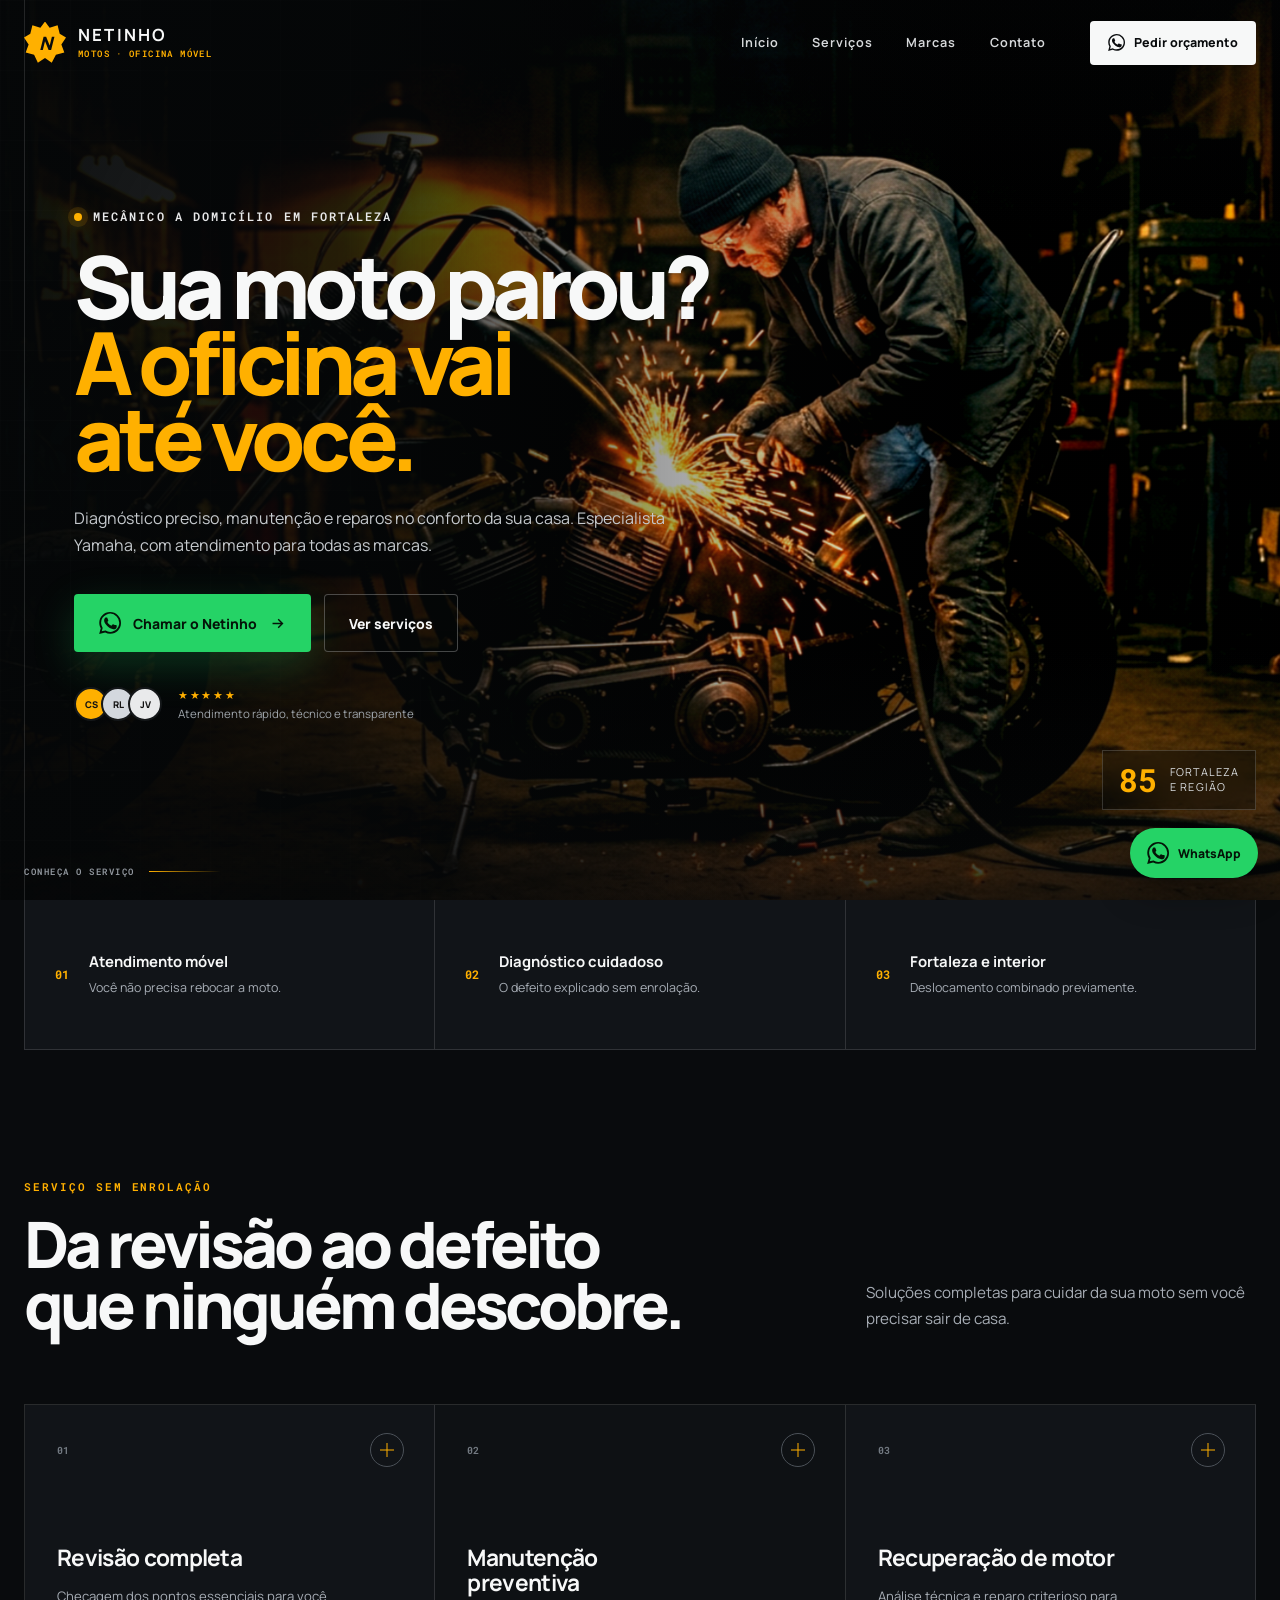
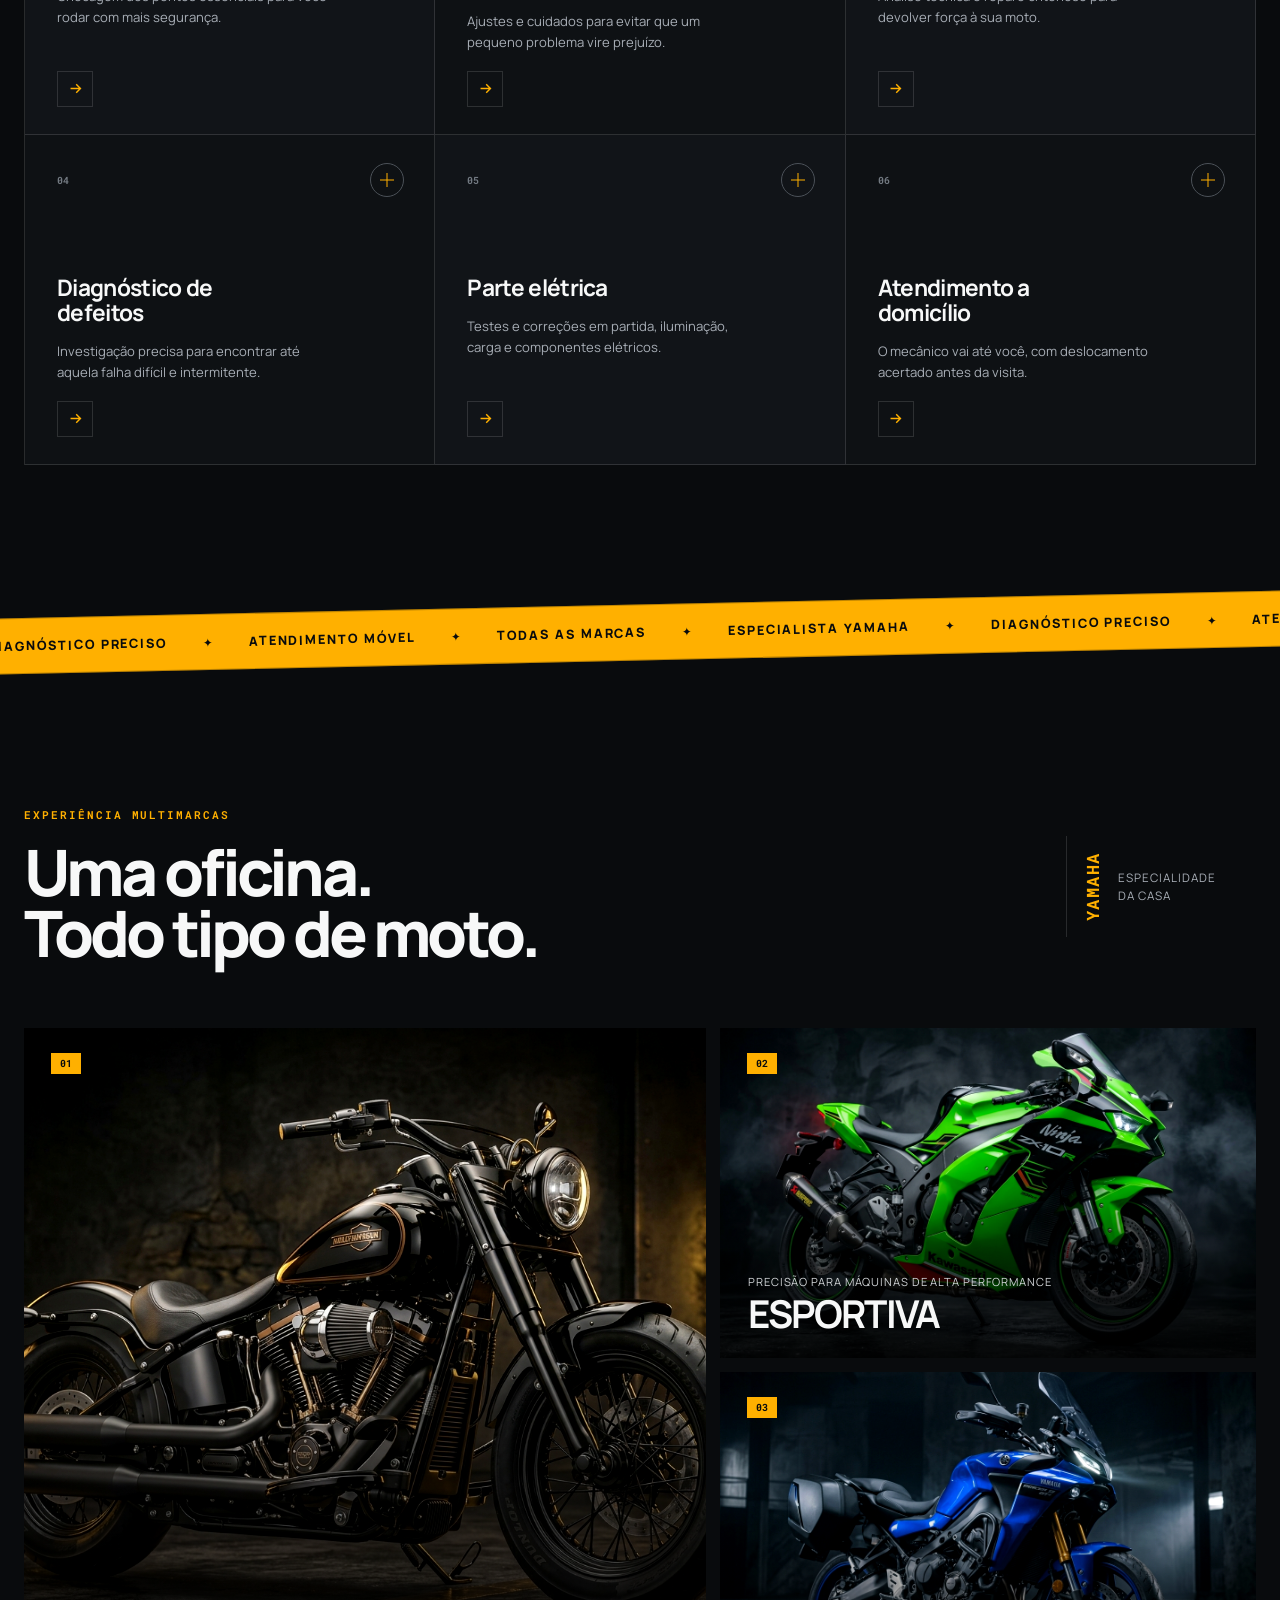
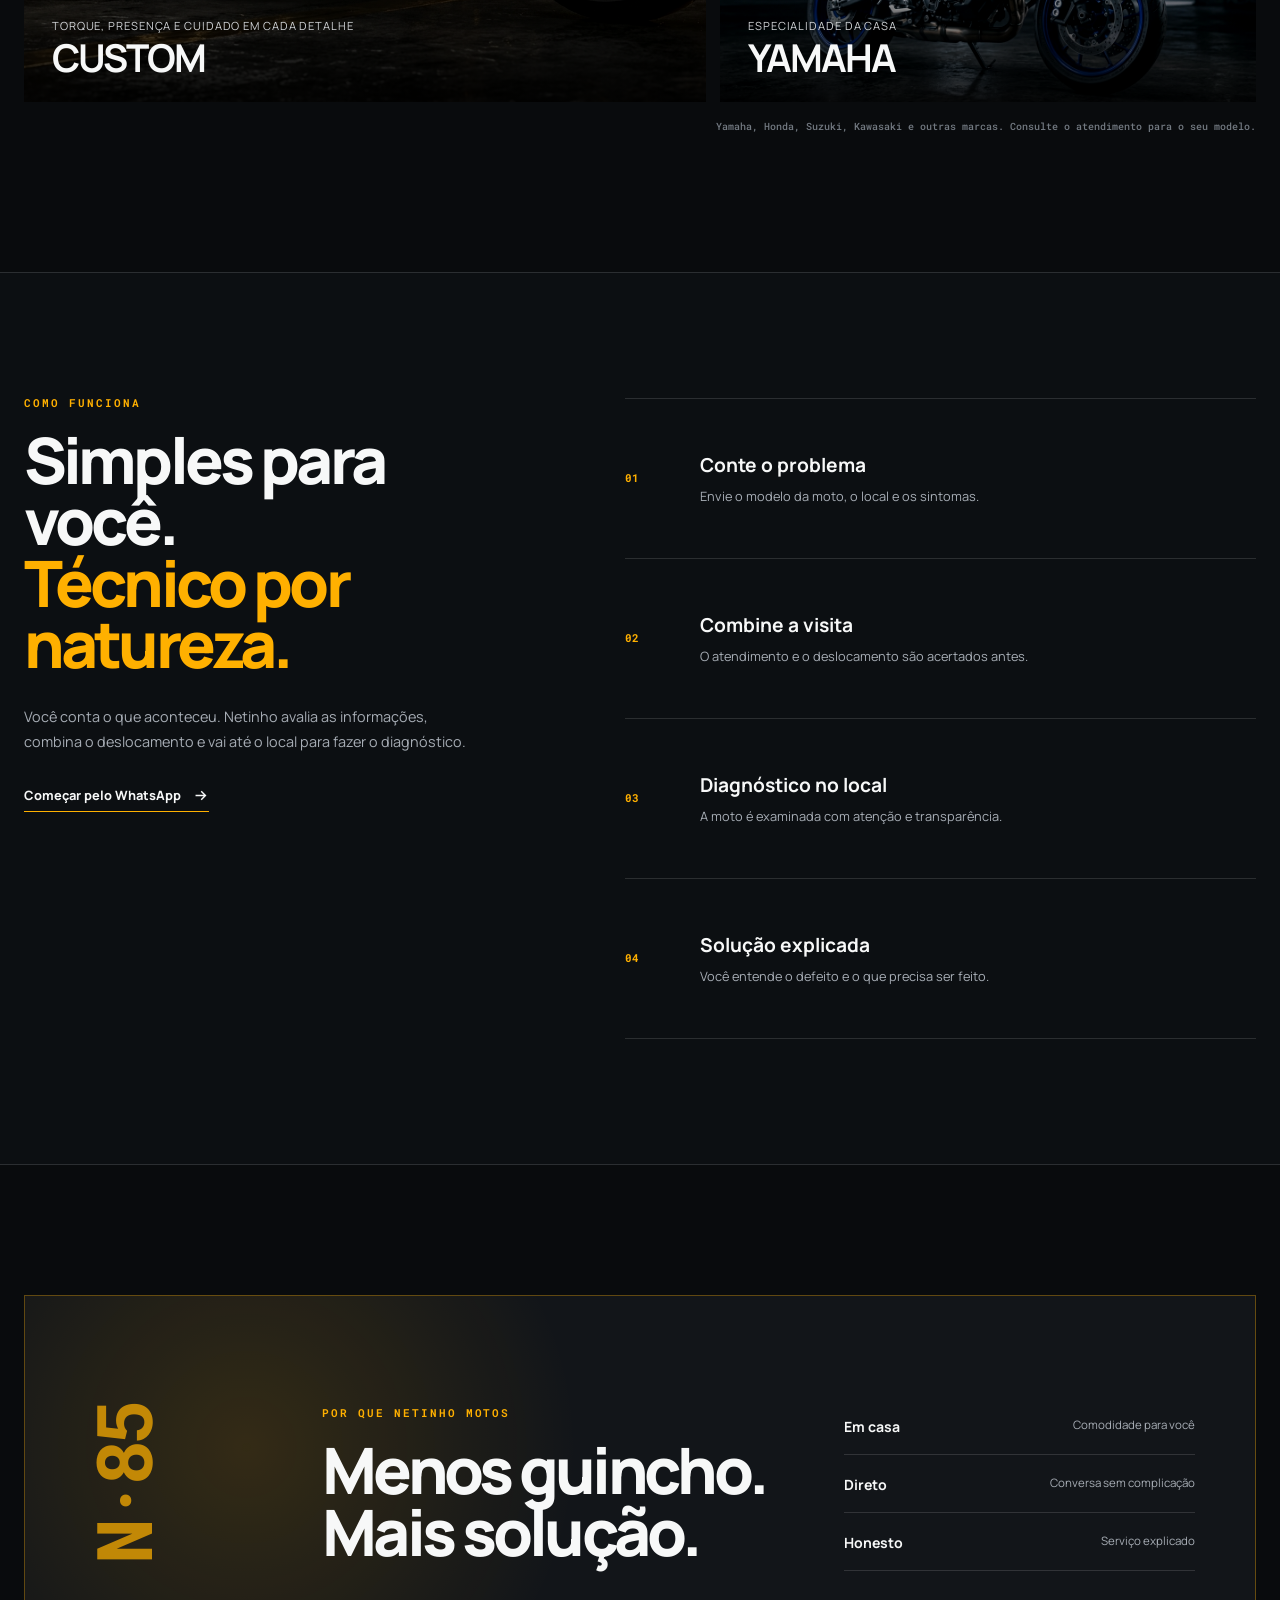
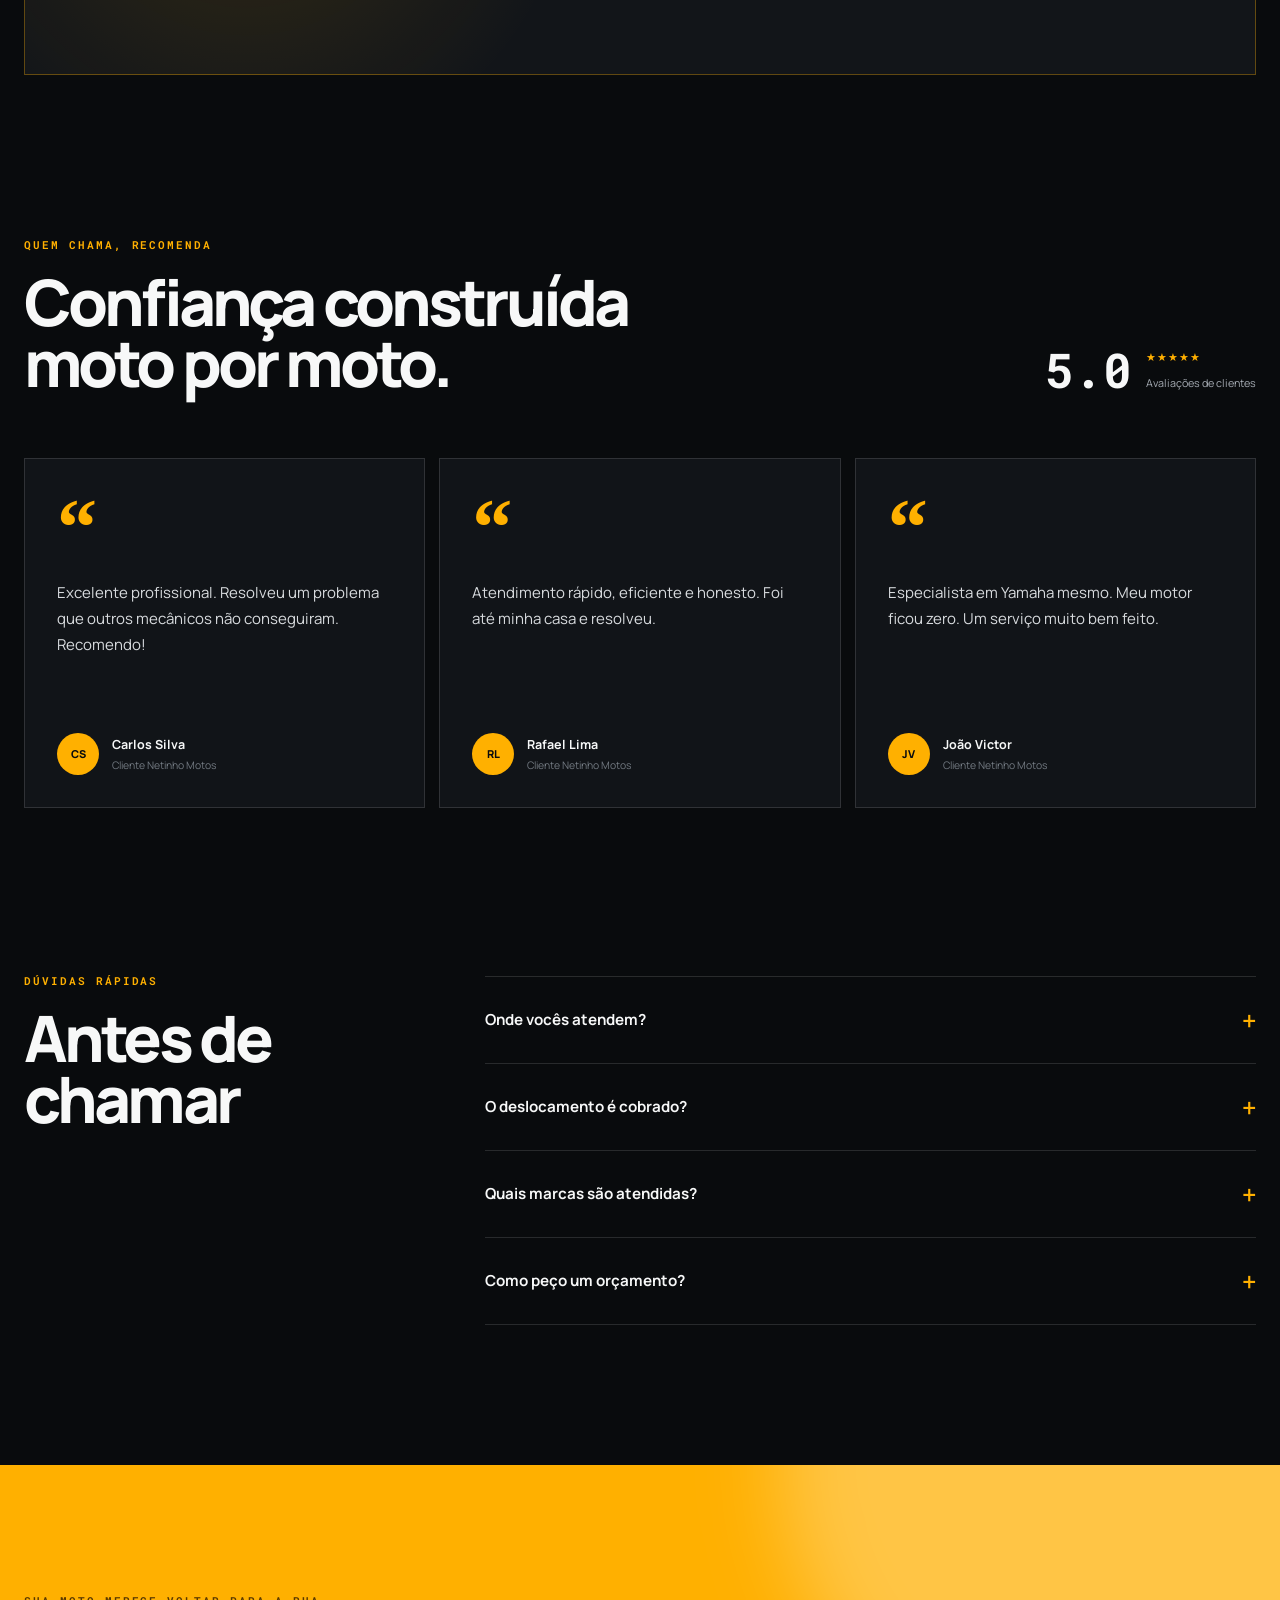
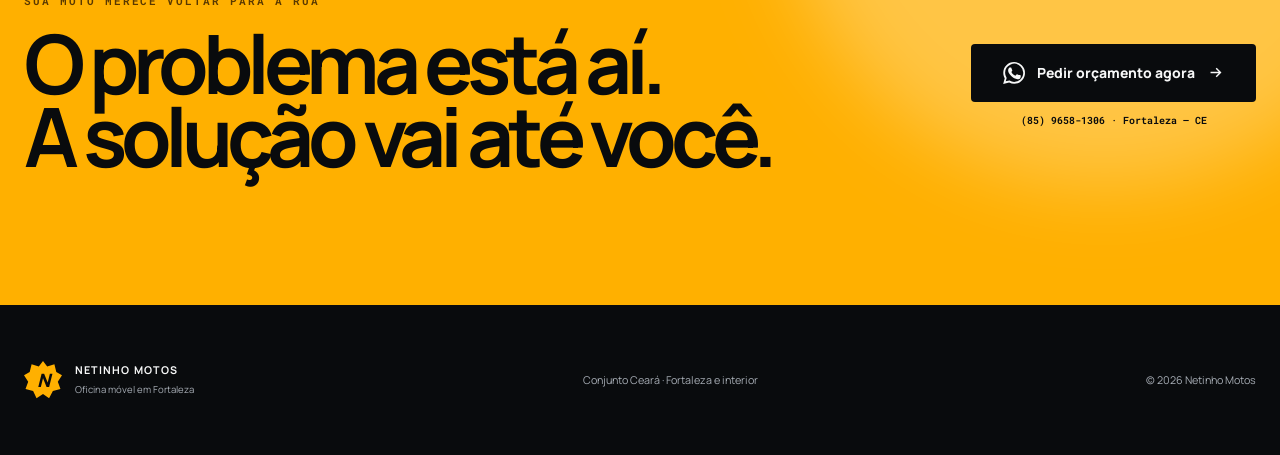
<file: index.html>
<!doctype html>
<html lang="pt-BR">
<head>
  <meta charset="utf-8">
  <meta name="viewport" content="width=device-width, initial-scale=1">
  <meta name="description" content="Conserto e manutenção de motos a domicílio em Fortaleza e interior. Especialista Yamaha e atendimento para todas as marcas.">
  <meta name="theme-color" content="#090b0d">
  <title>Netinho Motos | Mecânico a Domicílio em Fortaleza</title>
  <link rel="preconnect" href="https://fonts.googleapis.com">
  <link rel="preconnect" href="https://fonts.gstatic.com" crossorigin>
  <link href="https://fonts.googleapis.com/css2?family=Manrope:wght@400;500;600;700;800&family=Roboto+Mono:wght@500;600;700;800&display=swap" rel="stylesheet">
  <style>
:root {
  --font-geist-sans: "Manrope", "Segoe UI", Arial, sans-serif;
  --font-geist-mono: "Roboto Mono", Consolas, monospace;
  --ink: #090b0d;
  --panel: #111418;
  --panel-2: #171b20;
  --line: rgba(255, 255, 255, 0.13);
  --soft: #a7adb5;
  --white: #f7f8f8;
  --acid: #ffb000;
  --acid-hot: #ff7a00;
  --whatsapp: #25d366;
  --max: 1240px;
}

* { box-sizing: border-box; }
html { scroll-behavior: smooth; scroll-padding-top: 88px; }
body { margin: 0; background: var(--ink); color: var(--white); font-family: var(--font-geist-sans), Arial, sans-serif; overflow-x: hidden; }
a { color: inherit; }

.site-header {
  position: fixed; z-index: 100; top: 0; left: 0; right: 0; height: 86px;
  display: flex; align-items: center; gap: 44px;
  padding: 0 max(24px, calc((100vw - var(--max)) / 2));
  border-bottom: 1px solid transparent;
  transition: background .3s ease, border-color .3s ease, height .3s ease;
}
.site-header.is-scrolled { height: 72px; background: rgba(9, 11, 13, .88); border-color: var(--line); backdrop-filter: blur(18px); }
.brand { display: inline-flex; align-items: center; gap: 12px; text-decoration: none; flex: 0 0 auto; }
.brand-mark {
  width: 42px; aspect-ratio: 1; display: grid; place-items: center; color: #090b0d; background: var(--acid);
  clip-path: polygon(50% 0,61% 15%,80% 9%,85% 29%,100% 38%,89% 55%,96% 74%,76% 79%,66% 98%,50% 87%,33% 98%,24% 79%,4% 74%,11% 55%,0 38%,15% 29%,20% 9%,39% 15%);
}
.brand-bolt { font-size: 1.15rem; font-weight: 950; font-style: italic; }
.brand-copy { display: flex; flex-direction: column; line-height: 1; }
.brand-copy strong { font-size: 1.05rem; letter-spacing: .13em; }
.brand-copy span { margin-top: 6px; color: var(--acid); font: 600 .54rem/1 var(--font-geist-mono); letter-spacing: .16em; }
.nav-links { display: flex; align-items: center; gap: 34px; margin-left: auto; }
.nav-links a { color: #d6d8da; font-size: .79rem; font-weight: 650; text-decoration: none; letter-spacing: .07em; transition: color .2s ease; }
.nav-links a:hover { color: var(--acid); }
.header-cta {
  display: inline-flex; align-items: center; gap: 9px; min-height: 44px; padding: 0 18px;
  background: var(--white); color: var(--ink); border-radius: 4px; text-decoration: none;
  font-size: .78rem; font-weight: 780; transition: transform .2s ease, background .2s ease;
}
.header-cta:hover { transform: translateY(-2px); background: var(--acid); }
.header-cta .icon { fill: currentColor; }
.menu-toggle { display: none; }

.hero { position: relative; min-height: 100svh; isolation: isolate; display: grid; align-items: center; overflow: hidden; background: #0b0c0e; }
.hero-photo {
  position: absolute; z-index: -4; inset: 0;
  background: url("hero-mechanic.jpg") center 54% / cover no-repeat;
  filter: brightness(1.24) contrast(1.12) saturate(1.34);
  transform: scale(1.012); animation: hero-focus 1.5s cubic-bezier(.2,.75,.2,1) both;
}
.hero-wash {
  position: absolute; z-index: -3; inset: 0;
  background: linear-gradient(90deg, rgba(5,7,8,.96) 0%, rgba(5,7,8,.87) 27%, rgba(5,7,8,.42) 49%, rgba(5,7,8,.04) 76%),
    linear-gradient(180deg, rgba(5,7,8,.4) 0%, transparent 25%, transparent 72%, rgba(5,7,8,.85) 100%);
}
.hero-grid {
  position: absolute; z-index: -2; inset: 0; opacity: .12;
  background-image: linear-gradient(rgba(255,255,255,.08) 1px, transparent 1px), linear-gradient(90deg, rgba(255,255,255,.08) 1px, transparent 1px);
  background-size: 70px 70px; mask-image: linear-gradient(90deg, #000, transparent 62%);
}
.hero::after { content: ""; position: absolute; left: max(24px, calc((100vw - var(--max)) / 2)); top: 0; bottom: 0; width: 1px; background: rgba(255,255,255,.12); }
.hero-content { width: min(760px, calc(100vw - 48px)); margin-left: max(24px, calc((100vw - var(--max)) / 2)); padding: 148px 0 116px 50px; }
.eyebrow { display: flex; align-items: center; gap: 11px; margin-bottom: 26px; color: #e8e9ea; font: 600 .72rem/1 var(--font-geist-mono); text-transform: uppercase; letter-spacing: .18em; }
.live-dot { width: 8px; aspect-ratio: 1; border-radius: 999px; background: var(--acid); box-shadow: 0 0 0 6px rgba(255,176,0,.12), 0 0 22px rgba(255,176,0,.8); }
.hero-title { max-width: 780px; margin: 0; color: var(--white); font-size: clamp(3.7rem, 6.8vw, 7.35rem); font-weight: 900; line-height: .87; letter-spacing: -.068em; text-wrap: balance; }
.hero-title span { display: block; color: var(--acid); }
.hero-lead { max-width: 610px; margin: 30px 0 0; color: #c5c9cd; font-size: clamp(1rem, 1.25vw, 1.17rem); line-height: 1.68; }
.hero-actions { display: flex; align-items: center; gap: 13px; margin-top: 35px; }
.button {
  min-height: 58px; display: inline-flex; align-items: center; justify-content: center; gap: 12px; padding: 0 24px;
  border: 1px solid transparent; border-radius: 4px; text-decoration: none; font-size: .87rem; font-weight: 780;
  transition: transform .2s ease, box-shadow .2s ease, background .2s ease;
}
.button:hover { transform: translateY(-3px); }
.button-primary { background: var(--whatsapp); color: #041408; box-shadow: 0 14px 42px rgba(37,211,102,.22); }
.button-primary:hover { box-shadow: 0 18px 50px rgba(37,211,102,.35); }
.button-ghost { border-color: rgba(255,255,255,.26); background: rgba(8,10,11,.36); backdrop-filter: blur(10px); }
.button-ghost:hover { background: rgba(255,255,255,.09); }
.icon { width: 22px; height: 22px; fill: currentColor; flex: 0 0 auto; }
.icon-small { width: 17px; height: 17px; }
.hero-proof { display: flex; align-items: center; gap: 16px; margin-top: 35px; }
.proof-avatars { display: flex; }
.proof-avatars span { width: 34px; height: 34px; display: grid; place-items: center; margin-left: -7px; border: 2px solid #141719; border-radius: 50%; color: #131313; background: #e9eaeb; font-size: .58rem; font-weight: 850; }
.proof-avatars span:first-child { margin-left: 0; background: var(--acid); }
.proof-avatars span:nth-child(2) { background: #d3d8de; }
.proof-stars { color: var(--acid); font-size: .68rem; letter-spacing: .16em; }
.hero-proof p { margin: 4px 0 0; color: #9da3a9; font-size: .72rem; }
.hero-side-note { position: absolute; right: max(24px, calc((100vw - var(--max)) / 2)); bottom: 90px; display: flex; align-items: center; gap: 13px; padding: 13px 16px; border: 1px solid rgba(255,255,255,.17); background: rgba(8,10,11,.44); backdrop-filter: blur(12px); }
.hero-side-note span { color: var(--acid); font: 800 2rem/1 var(--font-geist-mono); }
.hero-side-note p { margin: 0; color: #d9dcdf; font-size: .68rem; line-height: 1.35; text-transform: uppercase; letter-spacing: .1em; }
.scroll-cue { position: absolute; left: max(24px, calc((100vw - var(--max)) / 2)); bottom: 24px; display: flex; align-items: center; gap: 14px; color: #92989f; text-decoration: none; font: 600 .59rem/1 var(--font-geist-mono); text-transform: uppercase; letter-spacing: .16em; }
.scroll-cue i { width: 72px; height: 1px; background: linear-gradient(90deg, var(--acid), transparent); }
.reveal-in { opacity: 0; transform: translateY(20px); animation: reveal .75s cubic-bezier(.2,.8,.2,1) forwards; }
.delay-1 { animation-delay: .12s; }.delay-2 { animation-delay: .24s; }.delay-3 { animation-delay: .36s; }.delay-4 { animation-delay: .48s; }

.trust-rail { width: min(var(--max), calc(100% - 48px)); margin: -1px auto 0; display: grid; grid-template-columns: repeat(3, 1fr); border-left: 1px solid var(--line); border-bottom: 1px solid var(--line); background: var(--panel); }
.trust-rail article { min-height: 150px; display: flex; align-items: center; gap: 20px; padding: 30px; border-top: 1px solid var(--line); border-right: 1px solid var(--line); }
.rail-number { color: var(--acid); font: 700 .72rem/1 var(--font-geist-mono); }
.trust-rail strong { display: block; font-size: .93rem; }
.trust-rail p { margin: 8px 0 0; color: var(--soft); font-size: .78rem; line-height: 1.5; }
.section-shell { width: min(var(--max), calc(100% - 48px)); margin-inline: auto; }
.section-kicker { margin: 0 0 20px; color: var(--acid); font: 650 .68rem/1 var(--font-geist-mono); text-transform: uppercase; letter-spacing: .18em; }
.section-heading { display: flex; align-items: end; justify-content: space-between; gap: 50px; }
.section-heading h2, .process-copy h2, .manifesto-panel h2, .faq-title h2 { margin: 0; font-size: clamp(2.6rem, 5vw, 5.2rem); font-weight: 850; line-height: .96; letter-spacing: -.06em; }
.section-intro { max-width: 390px; margin: 0 0 4px; color: var(--soft); font-size: .95rem; line-height: 1.7; }

[data-reveal] { opacity: 0; transform: translateY(28px); transition: opacity .75s cubic-bezier(.2,.75,.2,1), transform .75s cubic-bezier(.2,.75,.2,1); }
[data-reveal].is-visible { opacity: 1; transform: translateY(0); }

.services-section { padding: 132px 0 140px; }
.services-grid { display: grid; grid-template-columns: repeat(3, 1fr); margin-top: 68px; border-left: 1px solid var(--line); border-top: 1px solid var(--line); }
.service-card { position: relative; min-height: 330px; padding: 32px; overflow: hidden; border-right: 1px solid var(--line); border-bottom: 1px solid var(--line); background: var(--panel); transition: background .3s ease, transform .3s ease; }
.service-card:nth-child(even) { background: #0e1114; }
.service-card::before { content: ""; position: absolute; inset: auto 0 0; height: 3px; background: var(--acid); transform: scaleX(0); transform-origin: left; transition: transform .35s ease; }
.service-card:hover { z-index: 2; background: #1a1e22; transform: translateY(-7px); }
.service-card:hover::before { transform: scaleX(1); }
.service-number { color: #737a82; font: 650 .65rem/1 var(--font-geist-mono); }
.service-symbol { position: absolute; right: 30px; top: 28px; width: 34px; height: 34px; border: 1px solid #4b5158; border-radius: 50%; }
.service-symbol i:first-child, .service-symbol i:last-child { position: absolute; left: 50%; top: 50%; width: 14px; height: 1px; background: var(--acid); transform: translate(-50%,-50%); }
.service-symbol i:last-child { transform: translate(-50%,-50%) rotate(90deg); }
.service-card h3 { max-width: 240px; margin: 86px 0 16px; font-size: 1.42rem; line-height: 1.1; letter-spacing: -.03em; }
.service-card p { max-width: 280px; margin: 0; color: var(--soft); font-size: .82rem; line-height: 1.65; }
.service-card > a { position: absolute; left: 32px; bottom: 27px; width: 36px; height: 36px; display: grid; place-items: center; border: 1px solid var(--line); color: var(--acid); transition: color .2s ease, border-color .2s ease; }
.service-card > a:hover { color: var(--white); border-color: var(--acid); }

.marquee { overflow: hidden; border-block: 1px solid rgba(0,0,0,.25); background: var(--acid); color: var(--ink); transform: rotate(-1.25deg) scale(1.02); }
.marquee div { min-width: max-content; display: flex; align-items: center; gap: 35px; padding: 18px 0; animation: marquee-run 26s linear infinite; }
.marquee span { font-size: .78rem; font-weight: 900; letter-spacing: .14em; }
.marquee i { font-style: normal; font-size: .72rem; }

.bikes-section { padding: 150px 0 138px; }
.bikes-heading { align-items: center; }
.heading-tag { min-width: 190px; display: flex; align-items: center; gap: 16px; padding: 16px 0 16px 18px; border-left: 1px solid var(--line); }
.heading-tag span { color: var(--acid); font: 800 1.05rem/1 var(--font-geist-mono); letter-spacing: .09em; writing-mode: vertical-rl; transform: rotate(180deg); }
.heading-tag p { margin: 0; color: var(--soft); font-size: .73rem; line-height: 1.55; text-transform: uppercase; letter-spacing: .09em; }
.bikes-grid { display: grid; grid-template-columns: 1.12fr .88fr; grid-template-rows: repeat(2, 330px); gap: 14px; margin-top: 64px; }
.bike-card { position: relative; min-height: 0; overflow: hidden; background: var(--panel-2); }
.bike-card.custom { grid-row: 1 / 3; }
.bike-card img { width: 100%; height: 100%; display: block; object-fit: cover; filter: contrast(1.06) saturate(1.08); transition: transform .8s cubic-bezier(.2,.75,.2,1), filter .5s ease; }
.bike-card.custom img { object-position: center; }
.bike-card:hover img { transform: scale(1.045); filter: contrast(1.1) saturate(1.25); }
.bike-shade { position: absolute; inset: 0; background: linear-gradient(180deg, transparent 42%, rgba(0,0,0,.88) 100%); }
.bike-card::after { content: ""; position: absolute; inset: 14px; border: 1px solid transparent; transition: border-color .35s ease; pointer-events: none; }
.bike-card:hover::after { border-color: rgba(255,255,255,.25); }
.bike-index { position: absolute; top: 25px; left: 27px; padding: 6px 9px; color: var(--ink); background: var(--acid); font: 800 .62rem/1 var(--font-geist-mono); }
.bike-copy { position: absolute; left: 28px; right: 28px; bottom: 26px; }
.bike-copy p { margin: 0 0 8px; color: #d0d3d6; font-size: .7rem; text-transform: uppercase; letter-spacing: .08em; }
.bike-copy h3 { margin: 0; font-size: clamp(2rem, 3vw, 3.35rem); line-height: .9; text-transform: uppercase; letter-spacing: -.05em; }
.brand-note { margin: 18px 0 0; color: #737a82; font: 500 .61rem/1.5 var(--font-geist-mono); text-align: right; }

.process-section { border-block: 1px solid var(--line); background: #0c0f12; }
.process-inner { display: grid; grid-template-columns: .9fr 1.1fr; gap: 85px; padding-block: 125px; }
.process-copy { align-self: start; position: sticky; top: 110px; }
.process-copy h2 span { color: var(--acid); }
.process-copy > p:not(.section-kicker) { max-width: 460px; margin: 30px 0 0; color: var(--soft); font-size: .9rem; line-height: 1.72; }
.text-link { display: inline-flex; align-items: center; gap: 11px; margin-top: 32px; padding-bottom: 7px; border-bottom: 1px solid var(--acid); color: var(--white); font-size: .8rem; font-weight: 750; text-decoration: none; }
.process-list { margin: 0; padding: 0; list-style: none; border-top: 1px solid var(--line); }
.process-list li { min-height: 160px; display: grid; grid-template-columns: 75px 1fr; align-items: center; border-bottom: 1px solid var(--line); }
.process-list li > span { color: var(--acid); font: 750 .66rem/1 var(--font-geist-mono); }
.process-list strong { font-size: 1.2rem; }
.process-list p { margin: 9px 0 0; color: var(--soft); font-size: .8rem; line-height: 1.5; }

.manifesto { padding: 130px 0; }
.manifesto-panel { min-height: 380px; display: grid; grid-template-columns: .45fr 1.1fr .8fr; align-items: center; gap: 40px; padding: 60px; border: 1px solid rgba(255,176,0,.33); background: radial-gradient(circle at 18% 40%, rgba(255,176,0,.14), transparent 32%), #121519; }
.manifesto-code { color: var(--acid); font: 850 clamp(3rem, 6vw, 6rem)/1 var(--font-geist-mono); letter-spacing: -.08em; writing-mode: vertical-rl; transform: rotate(180deg); opacity: .72; }
.manifesto-points { display: grid; gap: 2px; }
.manifesto-points p { display: flex; justify-content: space-between; gap: 20px; margin: 0; padding: 18px 0; border-bottom: 1px solid var(--line); }
.manifesto-points strong { font-size: .88rem; }.manifesto-points span { color: var(--soft); font-size: .72rem; text-align: right; }

.testimonials { padding: 35px 0 138px; }
.rating-lockup { display: grid; grid-template-columns: auto auto; align-items: center; column-gap: 14px; }
.rating-lockup strong { grid-row: 1 / 3; color: var(--white); font: 800 3rem/1 var(--font-geist-mono); }
.rating-lockup span { color: var(--acid); font-size: .7rem; letter-spacing: .1em; }
.rating-lockup p { margin: 5px 0 0; color: var(--soft); font-size: .67rem; }
.testimonial-grid { display: grid; grid-template-columns: repeat(3, 1fr); gap: 14px; margin-top: 64px; }
.testimonial-grid blockquote { min-height: 350px; display: flex; flex-direction: column; margin: 0; padding: 32px; border: 1px solid var(--line); background: var(--panel); }
.quote-mark { height: 65px; color: var(--acid); font: 700 5rem/.9 Georgia, serif; }
.testimonial-grid blockquote > p { margin: 24px 0 36px; color: #d8dbde; font-size: .94rem; line-height: 1.72; }
.testimonial-grid blockquote footer { display: flex; align-items: center; gap: 13px; margin-top: auto; }
.testimonial-grid footer > span { width: 42px; height: 42px; display: grid; place-items: center; border-radius: 50%; background: var(--acid); color: var(--ink); font-size: .68rem; font-weight: 850; }
.testimonial-grid footer div { display: flex; flex-direction: column; gap: 5px; }
.testimonial-grid footer strong { font-size: .78rem; }.testimonial-grid footer small { color: #737a82; font-size: .65rem; }

.faq-section { display: grid; grid-template-columns: .65fr 1.35fr; gap: 90px; padding: 30px 0 140px; }
.faq-title { position: sticky; top: 110px; align-self: start; }
.faq-list { border-top: 1px solid var(--line); }
.faq-list details { border-bottom: 1px solid var(--line); }
.faq-list summary { min-height: 86px; display: flex; align-items: center; justify-content: space-between; gap: 25px; cursor: pointer; list-style: none; font-size: .95rem; font-weight: 680; }
.faq-list summary::-webkit-details-marker { display: none; }
.faq-list summary span { color: var(--acid); font: 400 1.5rem/1 var(--font-geist-mono); transition: transform .25s ease; }
.faq-list details[open] summary span { transform: rotate(45deg); }
.faq-list details p { max-width: 620px; margin: -2px 0 28px; color: var(--soft); font-size: .82rem; line-height: 1.7; }

.final-cta { position: relative; isolation: isolate; overflow: hidden; background: var(--acid); color: var(--ink); }
.final-cta-glow { position: absolute; z-index: -1; width: 650px; height: 650px; right: -150px; top: -330px; border-radius: 50%; background: rgba(255,255,255,.27); filter: blur(40px); }
.final-cta-inner { min-height: 440px; display: flex; align-items: center; justify-content: space-between; gap: 70px; }
.dark-kicker { color: #5a3900; }
.final-cta h2 { margin: 0; font-size: clamp(3rem, 6.4vw, 6.6rem); line-height: .9; letter-spacing: -.075em; }
.final-action { flex: 0 0 auto; }
.final-button { min-width: 285px; background: var(--ink); color: var(--white); }
.final-button:hover { box-shadow: 0 18px 45px rgba(0,0,0,.22); }
.final-action p { margin: 14px 0 0; font: 650 .62rem/1 var(--font-geist-mono); text-align: center; }

.site-footer { min-height: 150px; display: flex; align-items: center; justify-content: space-between; gap: 35px; padding: 0 max(24px, calc((100vw - var(--max)) / 2)); color: var(--soft); font-size: .67rem; }
.footer-brand { display: flex; align-items: center; gap: 13px; }.footer-brand .brand-mark { width: 38px; }
.footer-brand strong { color: var(--white); letter-spacing: .1em; }.footer-brand p { margin: 6px 0 0; font-size: .6rem; }
.floating-whatsapp { position: fixed; z-index: 90; right: 22px; bottom: 22px; display: flex; align-items: center; gap: 9px; min-height: 50px; padding: 0 17px; border-radius: 999px; background: var(--whatsapp); color: #041408; text-decoration: none; font-size: .76rem; font-weight: 800; box-shadow: 0 12px 36px rgba(0,0,0,.38); }

@keyframes reveal { to { opacity: 1; transform: translateY(0); } }
@keyframes hero-focus { from { transform: scale(1.08); filter: brightness(.8) contrast(1.05) saturate(.9); } to { transform: scale(1.012); filter: brightness(1.24) contrast(1.12) saturate(1.34); } }
@keyframes marquee-run { to { transform: translateX(-50%); } }

@media (max-width: 900px) {
  .site-header { height: 72px; padding: 0 20px; }.brand-copy span { display: none; }
  .nav-links { position: fixed; inset: 72px 0 auto; display: grid; gap: 0; padding: 14px 20px 22px; background: rgba(9,11,13,.98); border-bottom: 1px solid var(--line); transform: translateY(-130%); transition: transform .3s ease; }
  .nav-links.is-open { transform: translateY(0); }.nav-links a { padding: 15px 8px; border-bottom: 1px solid var(--line); }
  .header-cta { margin-left: auto; }
  .menu-toggle { width: 42px; height: 42px; display: grid; align-content: center; gap: 6px; padding: 0 10px; border: 1px solid var(--line); background: transparent; }
  .menu-toggle span { height: 1px; background: #fff; transition: transform .25s ease; }.menu-toggle.is-open span:first-child { transform: translateY(3.5px) rotate(45deg); }.menu-toggle.is-open span:last-child { transform: translateY(-3.5px) rotate(-45deg); }
  .hero-content { padding-left: 28px; }.hero::after { left: 20px; }.hero-side-note { display: none; }
  .services-grid { grid-template-columns: repeat(2, 1fr); }
  .bikes-grid { grid-template-columns: 1fr 1fr; grid-template-rows: 520px 340px; }.bike-card.custom { grid-column: 1 / 3; grid-row: auto; }
  .process-inner { gap: 50px; }.manifesto-panel { grid-template-columns: .25fr 1fr; }.manifesto-points { grid-column: 2; }
  .testimonial-grid { grid-template-columns: 1fr; }.testimonial-grid blockquote { min-height: 265px; }
  .final-cta-inner { align-items: flex-start; flex-direction: column; justify-content: center; }.final-action { width: 100%; }.final-button { width: 100%; }
}

@media (max-width: 640px) {
  .header-cta { display: none; }.brand-mark { width: 38px; }.hero { min-height: 820px; align-items: end; }
  .hero-photo { background-position: 61% center; filter: brightness(1.22) contrast(1.12) saturate(1.32); }
  .hero-wash { background: linear-gradient(180deg, rgba(5,7,8,.08) 0%, rgba(5,7,8,.16) 27%, rgba(5,7,8,.82) 54%, rgba(5,7,8,.98) 100%); }
  .hero-grid { display: none; }.hero-content { width: calc(100% - 40px); margin-left: 20px; padding: 260px 0 85px 20px; }
  .eyebrow { margin-bottom: 18px; font-size: .6rem; }.hero-title { font-size: clamp(3.15rem, 15vw, 4.45rem); line-height: .91; }
  .hero-lead { margin-top: 22px; font-size: .93rem; line-height: 1.55; }.hero-actions { align-items: stretch; flex-direction: column; margin-top: 26px; }.button { width: 100%; min-height: 56px; }
  .hero-proof { margin-top: 25px; }.scroll-cue { display: none; }.trust-rail { width: 100%; grid-template-columns: 1fr; }.trust-rail article { min-height: 112px; padding: 24px 20px; }
  .section-shell { width: calc(100% - 40px); }.section-heading { align-items: flex-start; flex-direction: column; gap: 24px; }.section-heading h2, .process-copy h2, .manifesto-panel h2, .faq-title h2 { font-size: clamp(2.65rem, 12vw, 4rem); }
  .services-section { padding: 88px 0 96px; }.services-grid { grid-template-columns: 1fr; margin-top: 44px; }.service-card { min-height: 295px; padding: 28px; }.service-card > a { left: 28px; }
  .marquee { transform: rotate(-2deg) scale(1.04); }.bikes-section { padding: 105px 0 95px; }.heading-tag { display: none; }
  .bikes-grid { grid-template-columns: 1fr; grid-template-rows: repeat(3, 360px); margin-top: 45px; }.bike-card.custom { grid-column: auto; }.brand-note { text-align: left; }
  .process-inner { grid-template-columns: 1fr; gap: 55px; padding-block: 90px; }.process-copy { position: static; }.process-list li { min-height: 132px; grid-template-columns: 55px 1fr; }
  .manifesto { padding: 85px 0; }.manifesto-panel { min-height: 0; grid-template-columns: 1fr; gap: 38px; padding: 38px 26px; }.manifesto-code { display: none; }.manifesto-points { grid-column: auto; }
  .testimonials { padding: 20px 0 95px; }.rating-lockup { margin-top: 5px; }.testimonial-grid { margin-top: 40px; }
  .faq-section { grid-template-columns: 1fr; gap: 42px; padding: 10px 0 95px; }.faq-title { position: static; }.faq-list summary { min-height: 78px; font-size: .85rem; }
  .final-cta-inner { min-height: 580px; gap: 45px; }.final-cta h2 { font-size: clamp(3.2rem, 15vw, 4.9rem); }
  .site-footer { min-height: 230px; align-items: flex-start; justify-content: center; flex-direction: column; padding: 40px 20px 95px; }
  .floating-whatsapp { right: 14px; bottom: 14px; width: 54px; height: 54px; justify-content: center; padding: 0; }.floating-whatsapp span { display: none; }
}

@media (prefers-reduced-motion: reduce) { html { scroll-behavior: auto; } *, *::before, *::after { animation-duration: .01ms !important; animation-iteration-count: 1 !important; transition-duration: .01ms !important; } }

  </style>
</head>
<body>
<link rel="preload" as="image" href="moto-harley.jpg"/><link rel="preload" as="image" href="moto-kawasaki.jpg"/><link rel="preload" as="image" href="moto-yamaha.jpg"/><main><header class="site-header "><a class="brand" href="#inicio" aria-label="Netinho Motos — Início"><span class="brand-mark" aria-hidden="true"><span class="brand-bolt">N</span></span><span class="brand-copy"><strong>NETINHO</strong><span>MOTOS · OFICINA MÓVEL</span></span></a><nav class="nav-links" aria-label="Navegação principal"><a href="#inicio">Início</a><a href="#servicos">Serviços</a><a href="#marcas">Marcas</a><a href="#contato">Contato</a></nav><a class="header-cta" href="https://wa.me/558596581306?text=Ol%C3%A1%2C%20netinho%2C%20bom%20dia.%20Gostaria%20de%20um%20or%C3%A7amento%20para%20minha%20moto" target="_blank" rel="noreferrer"><svg class="icon icon-small" viewBox="0 0 24 24" aria-hidden="true"><path d="M20.5 3.5A11.8 11.8 0 0 0 12.1 0C5.6 0 .3 5.3.3 11.8c0 2.1.5 4.1 1.6 5.9L.2 24l6.5-1.7a11.7 11.7 0 0 0 5.6 1.4c6.5 0 11.7-5.3 11.7-11.8 0-3.1-1.2-6.1-3.5-8.4Zm-8.3 18.2c-1.8 0-3.5-.5-5-1.4l-.4-.2-3.8 1 1-3.7-.2-.4a9.8 9.8 0 0 1-1.5-5.2 9.9 9.9 0 0 1 16.9-7 9.8 9.8 0 0 1 2.9 7c0 5.5-4.4 9.9-9.9 9.9Zm5.4-7.4c-.3-.1-1.8-.9-2.1-1-.3-.1-.5-.1-.7.2-.2.3-.8 1-.9 1.2-.2.2-.4.2-.7.1-1.7-.9-2.8-1.6-3.9-3.6-.3-.5.3-.5.8-1.6.1-.2 0-.4 0-.6L9 6.4c-.2-.6-.5-.5-.7-.5h-.6c-.2 0-.6.1-.9.4-.3.4-1.2 1.2-1.2 2.9 0 1.7 1.3 3.4 1.4 3.6.2.2 2.5 3.8 6 5.3 2.2.9 3 .9 4.1.7 1.3-.2 1.8-1.1 2.1-2.1.2-1 .2-1.8.1-2-.2-.2-.4-.3-.7-.4Z"></path></svg>Pedir orçamento</a><button class="menu-toggle " type="button" aria-label="Abrir menu" aria-expanded="false"><span></span><span></span></button></header><section class="hero" id="inicio"><div class="hero-photo" aria-hidden="true"></div><div class="hero-wash" aria-hidden="true"></div><div class="hero-grid" aria-hidden="true"></div><div class="hero-content"><div class="eyebrow reveal-in"><span class="live-dot"></span>Mecânico a domicílio em Fortaleza</div><h1 class="hero-title reveal-in delay-1">Sua moto parou?<span>A oficina vai até você.</span></h1><p class="hero-lead reveal-in delay-2">Diagnóstico preciso, manutenção e reparos no conforto da sua casa. Especialista Yamaha, com atendimento para todas as marcas.</p><div class="hero-actions reveal-in delay-3"><a class="button button-primary" href="https://wa.me/558596581306?text=Ol%C3%A1%2C%20netinho%2C%20bom%20dia.%20Gostaria%20de%20um%20or%C3%A7amento%20para%20minha%20moto" target="_blank" rel="noreferrer"><svg class="icon" viewBox="0 0 24 24" aria-hidden="true"><path d="M20.5 3.5A11.8 11.8 0 0 0 12.1 0C5.6 0 .3 5.3.3 11.8c0 2.1.5 4.1 1.6 5.9L.2 24l6.5-1.7a11.7 11.7 0 0 0 5.6 1.4c6.5 0 11.7-5.3 11.7-11.8 0-3.1-1.2-6.1-3.5-8.4Zm-8.3 18.2c-1.8 0-3.5-.5-5-1.4l-.4-.2-3.8 1 1-3.7-.2-.4a9.8 9.8 0 0 1-1.5-5.2 9.9 9.9 0 0 1 16.9-7 9.8 9.8 0 0 1 2.9 7c0 5.5-4.4 9.9-9.9 9.9Zm5.4-7.4c-.3-.1-1.8-.9-2.1-1-.3-.1-.5-.1-.7.2-.2.3-.8 1-.9 1.2-.2.2-.4.2-.7.1-1.7-.9-2.8-1.6-3.9-3.6-.3-.5.3-.5.8-1.6.1-.2 0-.4 0-.6L9 6.4c-.2-.6-.5-.5-.7-.5h-.6c-.2 0-.6.1-.9.4-.3.4-1.2 1.2-1.2 2.9 0 1.7 1.3 3.4 1.4 3.6.2.2 2.5 3.8 6 5.3 2.2.9 3 .9 4.1.7 1.3-.2 1.8-1.1 2.1-2.1.2-1 .2-1.8.1-2-.2-.2-.4-.3-.7-.4Z"></path></svg>Chamar o Netinho<svg class="icon icon-small" viewBox="0 0 24 24" aria-hidden="true"><path d="M5 12h14M13 6l6 6-6 6" fill="none" stroke="currentColor" stroke-width="2"></path></svg></a><a class="button button-ghost" href="#servicos">Ver serviços</a></div><div class="hero-proof reveal-in delay-4"><div class="proof-avatars" aria-hidden="true"><span>CS</span><span>RL</span><span>JV</span></div><div><div class="proof-stars" aria-label="5 estrelas">★★★★★</div><p>Atendimento rápido, técnico e transparente</p></div></div></div><div class="hero-side-note" aria-hidden="true"><span>85</span><p>Fortaleza<br/>e região</p></div><a class="scroll-cue" href="#servicos" aria-label="Ir para os serviços"><span>Conheça o serviço</span><i></i></a></section><section class="trust-rail" aria-label="Diferenciais do atendimento"><article><span class="rail-number">01</span><div><strong>Atendimento móvel</strong><p>Você não precisa rebocar a moto.</p></div></article><article><span class="rail-number">02</span><div><strong>Diagnóstico cuidadoso</strong><p>O defeito explicado sem enrolação.</p></div></article><article><span class="rail-number">03</span><div><strong>Fortaleza e interior</strong><p>Deslocamento combinado previamente.</p></div></article></section><section class="services-section section-shell" id="servicos"><div class="section-heading" data-reveal="true"><div><p class="section-kicker">Serviço sem enrolação</p><h2>Da revisão ao defeito<br/>que ninguém descobre.</h2></div><p class="section-intro">Soluções completas para cuidar da sua moto sem você precisar sair de casa.</p></div><div class="services-grid"><article class="service-card" data-reveal="true"><span class="service-number">01</span><span class="service-symbol" aria-hidden="true"><i></i><i></i></span><h3>Revisão completa</h3><p>Checagem dos pontos essenciais para você rodar com mais segurança.</p><a href="https://wa.me/558596581306?text=Ol%C3%A1%2C%20netinho%2C%20bom%20dia.%20Gostaria%20de%20um%20or%C3%A7amento%20para%20minha%20moto" target="_blank" rel="noreferrer" aria-label="Pedir orçamento para Revisão completa"><svg class="icon icon-small" viewBox="0 0 24 24" aria-hidden="true"><path d="M5 12h14M13 6l6 6-6 6" fill="none" stroke="currentColor" stroke-width="2"></path></svg></a></article><article class="service-card" data-reveal="true"><span class="service-number">02</span><span class="service-symbol" aria-hidden="true"><i></i><i></i></span><h3>Manutenção preventiva</h3><p>Ajustes e cuidados para evitar que um pequeno problema vire prejuízo.</p><a href="https://wa.me/558596581306?text=Ol%C3%A1%2C%20netinho%2C%20bom%20dia.%20Gostaria%20de%20um%20or%C3%A7amento%20para%20minha%20moto" target="_blank" rel="noreferrer" aria-label="Pedir orçamento para Manutenção preventiva"><svg class="icon icon-small" viewBox="0 0 24 24" aria-hidden="true"><path d="M5 12h14M13 6l6 6-6 6" fill="none" stroke="currentColor" stroke-width="2"></path></svg></a></article><article class="service-card" data-reveal="true"><span class="service-number">03</span><span class="service-symbol" aria-hidden="true"><i></i><i></i></span><h3>Recuperação de motor</h3><p>Análise técnica e reparo criterioso para devolver força à sua moto.</p><a href="https://wa.me/558596581306?text=Ol%C3%A1%2C%20netinho%2C%20bom%20dia.%20Gostaria%20de%20um%20or%C3%A7amento%20para%20minha%20moto" target="_blank" rel="noreferrer" aria-label="Pedir orçamento para Recuperação de motor"><svg class="icon icon-small" viewBox="0 0 24 24" aria-hidden="true"><path d="M5 12h14M13 6l6 6-6 6" fill="none" stroke="currentColor" stroke-width="2"></path></svg></a></article><article class="service-card" data-reveal="true"><span class="service-number">04</span><span class="service-symbol" aria-hidden="true"><i></i><i></i></span><h3>Diagnóstico de defeitos</h3><p>Investigação precisa para encontrar até aquela falha difícil e intermitente.</p><a href="https://wa.me/558596581306?text=Ol%C3%A1%2C%20netinho%2C%20bom%20dia.%20Gostaria%20de%20um%20or%C3%A7amento%20para%20minha%20moto" target="_blank" rel="noreferrer" aria-label="Pedir orçamento para Diagnóstico de defeitos"><svg class="icon icon-small" viewBox="0 0 24 24" aria-hidden="true"><path d="M5 12h14M13 6l6 6-6 6" fill="none" stroke="currentColor" stroke-width="2"></path></svg></a></article><article class="service-card" data-reveal="true"><span class="service-number">05</span><span class="service-symbol" aria-hidden="true"><i></i><i></i></span><h3>Parte elétrica</h3><p>Testes e correções em partida, iluminação, carga e componentes elétricos.</p><a href="https://wa.me/558596581306?text=Ol%C3%A1%2C%20netinho%2C%20bom%20dia.%20Gostaria%20de%20um%20or%C3%A7amento%20para%20minha%20moto" target="_blank" rel="noreferrer" aria-label="Pedir orçamento para Parte elétrica"><svg class="icon icon-small" viewBox="0 0 24 24" aria-hidden="true"><path d="M5 12h14M13 6l6 6-6 6" fill="none" stroke="currentColor" stroke-width="2"></path></svg></a></article><article class="service-card" data-reveal="true"><span class="service-number">06</span><span class="service-symbol" aria-hidden="true"><i></i><i></i></span><h3>Atendimento a domicílio</h3><p>O mecânico vai até você, com deslocamento acertado antes da visita.</p><a href="https://wa.me/558596581306?text=Ol%C3%A1%2C%20netinho%2C%20bom%20dia.%20Gostaria%20de%20um%20or%C3%A7amento%20para%20minha%20moto" target="_blank" rel="noreferrer" aria-label="Pedir orçamento para Atendimento a domicílio"><svg class="icon icon-small" viewBox="0 0 24 24" aria-hidden="true"><path d="M5 12h14M13 6l6 6-6 6" fill="none" stroke="currentColor" stroke-width="2"></path></svg></a></article></div></section><div class="marquee" aria-hidden="true"><div><span>DIAGNÓSTICO PRECISO</span><i>✦</i><span>ATENDIMENTO MÓVEL</span><i>✦</i><span>TODAS AS MARCAS</span><i>✦</i><span>ESPECIALISTA YAMAHA</span><i>✦</i><span>DIAGNÓSTICO PRECISO</span><i>✦</i><span>ATENDIMENTO MÓVEL</span></div></div><section class="bikes-section section-shell" id="marcas"><div class="section-heading bikes-heading" data-reveal="true"><div><p class="section-kicker">Experiência multimarcas</p><h2>Uma oficina.<br/>Todo tipo de moto.</h2></div><div class="heading-tag"><span>YAMAHA</span><p>Especialidade<br/>da casa</p></div></div><div class="bikes-grid"><article class="bike-card custom" data-reveal="true"><img src="moto-harley.jpg" alt="Moto Custom"/><div class="bike-shade"></div><span class="bike-index">01</span><div class="bike-copy"><p>Torque, presença e cuidado em cada detalhe</p><h3>Custom</h3></div></article><article class="bike-card sport" data-reveal="true"><img src="moto-kawasaki.jpg" alt="Moto Esportiva"/><div class="bike-shade"></div><span class="bike-index">02</span><div class="bike-copy"><p>Precisão para máquinas de alta performance</p><h3>Esportiva</h3></div></article><article class="bike-card yamaha" data-reveal="true"><img src="moto-yamaha.jpg" alt="Moto Yamaha"/><div class="bike-shade"></div><span class="bike-index">03</span><div class="bike-copy"><p>Especialidade da casa</p><h3>Yamaha</h3></div></article></div><p class="brand-note">Yamaha, Honda, Suzuki, Kawasaki e outras marcas. Consulte o atendimento para o seu modelo.</p></section><section class="process-section"><div class="section-shell process-inner"><div class="process-copy" data-reveal="true"><p class="section-kicker">Como funciona</p><h2>Simples para você.<br/><span>Técnico por natureza.</span></h2><p>Você conta o que aconteceu. Netinho avalia as informações, combina o deslocamento e vai até o local para fazer o diagnóstico.</p><a class="text-link" href="https://wa.me/558596581306?text=Ol%C3%A1%2C%20netinho%2C%20bom%20dia.%20Gostaria%20de%20um%20or%C3%A7amento%20para%20minha%20moto" target="_blank" rel="noreferrer">Começar pelo WhatsApp <svg class="icon icon-small" viewBox="0 0 24 24" aria-hidden="true"><path d="M5 12h14M13 6l6 6-6 6" fill="none" stroke="currentColor" stroke-width="2"></path></svg></a></div><ol class="process-list"><li data-reveal="true"><span>01</span><div><strong>Conte o problema</strong><p>Envie o modelo da moto, o local e os sintomas.</p></div></li><li data-reveal="true"><span>02</span><div><strong>Combine a visita</strong><p>O atendimento e o deslocamento são acertados antes.</p></div></li><li data-reveal="true"><span>03</span><div><strong>Diagnóstico no local</strong><p>A moto é examinada com atenção e transparência.</p></div></li><li data-reveal="true"><span>04</span><div><strong>Solução explicada</strong><p>Você entende o defeito e o que precisa ser feito.</p></div></li></ol></div></section><section class="manifesto section-shell"><div class="manifesto-panel" data-reveal="true"><div class="manifesto-code">N·85</div><div><p class="section-kicker">Por que Netinho Motos</p><h2>Menos guincho.<br/>Mais solução.</h2></div><div class="manifesto-points"><p><strong>Em casa</strong><span>Comodidade para você</span></p><p><strong>Direto</strong><span>Conversa sem complicação</span></p><p><strong>Honesto</strong><span>Serviço explicado</span></p></div></div></section><section class="testimonials section-shell"><div class="section-heading" data-reveal="true"><div><p class="section-kicker">Quem chama, recomenda</p><h2>Confiança construída<br/>moto por moto.</h2></div><div class="rating-lockup"><strong>5.0</strong><span>★★★★★</span><p>Avaliações de clientes</p></div></div><div class="testimonial-grid"><blockquote data-reveal="true"><div class="quote-mark">“</div><p>Excelente profissional. Resolveu um problema que outros mecânicos não conseguiram. Recomendo!</p><footer><span>CS</span><div><strong>Carlos Silva</strong><small>Cliente Netinho Motos</small></div></footer></blockquote><blockquote data-reveal="true"><div class="quote-mark">“</div><p>Atendimento rápido, eficiente e honesto. Foi até minha casa e resolveu.</p><footer><span>RL</span><div><strong>Rafael Lima</strong><small>Cliente Netinho Motos</small></div></footer></blockquote><blockquote data-reveal="true"><div class="quote-mark">“</div><p>Especialista em Yamaha mesmo. Meu motor ficou zero. Um serviço muito bem feito.</p><footer><span>JV</span><div><strong>João Victor</strong><small>Cliente Netinho Motos</small></div></footer></blockquote></div></section><section class="faq-section section-shell"><div class="faq-title" data-reveal="true"><p class="section-kicker">Dúvidas rápidas</p><h2>Antes de chamar</h2></div><div class="faq-list"><details data-reveal="true"><summary>Onde vocês atendem?<span>+</span></summary><p>Fortaleza e cidades do interior do Ceará, conforme disponibilidade. Informe seu bairro ou cidade pelo WhatsApp.</p></details><details data-reveal="true"><summary>O deslocamento é cobrado?<span>+</span></summary><p>O valor depende da localização e é combinado antes da visita, para você decidir com tranquilidade.</p></details><details data-reveal="true"><summary>Quais marcas são atendidas?<span>+</span></summary><p>Netinho é especialista em Yamaha e também trabalha com motos de outras marcas. Envie modelo e ano para confirmar.</p></details><details data-reveal="true"><summary>Como peço um orçamento?<span>+</span></summary><p>Chame no WhatsApp e mande o modelo da moto, sua localização e uma descrição do problema. Se puder, envie fotos ou vídeo.</p></details></div></section><section class="final-cta" id="contato"><div class="final-cta-glow" aria-hidden="true"></div><div class="section-shell final-cta-inner" data-reveal="true"><div><p class="section-kicker dark-kicker">Sua moto merece voltar para a rua</p><h2>O problema está aí.<br/>A solução vai até você.</h2></div><div class="final-action"><a class="button final-button" href="https://wa.me/558596581306?text=Ol%C3%A1%2C%20netinho%2C%20bom%20dia.%20Gostaria%20de%20um%20or%C3%A7amento%20para%20minha%20moto" target="_blank" rel="noreferrer"><svg class="icon" viewBox="0 0 24 24" aria-hidden="true"><path d="M20.5 3.5A11.8 11.8 0 0 0 12.1 0C5.6 0 .3 5.3.3 11.8c0 2.1.5 4.1 1.6 5.9L.2 24l6.5-1.7a11.7 11.7 0 0 0 5.6 1.4c6.5 0 11.7-5.3 11.7-11.8 0-3.1-1.2-6.1-3.5-8.4Zm-8.3 18.2c-1.8 0-3.5-.5-5-1.4l-.4-.2-3.8 1 1-3.7-.2-.4a9.8 9.8 0 0 1-1.5-5.2 9.9 9.9 0 0 1 16.9-7 9.8 9.8 0 0 1 2.9 7c0 5.5-4.4 9.9-9.9 9.9Zm5.4-7.4c-.3-.1-1.8-.9-2.1-1-.3-.1-.5-.1-.7.2-.2.3-.8 1-.9 1.2-.2.2-.4.2-.7.1-1.7-.9-2.8-1.6-3.9-3.6-.3-.5.3-.5.8-1.6.1-.2 0-.4 0-.6L9 6.4c-.2-.6-.5-.5-.7-.5h-.6c-.2 0-.6.1-.9.4-.3.4-1.2 1.2-1.2 2.9 0 1.7 1.3 3.4 1.4 3.6.2.2 2.5 3.8 6 5.3 2.2.9 3 .9 4.1.7 1.3-.2 1.8-1.1 2.1-2.1.2-1 .2-1.8.1-2-.2-.2-.4-.3-.7-.4Z"></path></svg>Pedir orçamento agora<svg class="icon icon-small" viewBox="0 0 24 24" aria-hidden="true"><path d="M5 12h14M13 6l6 6-6 6" fill="none" stroke="currentColor" stroke-width="2"></path></svg></a><p>(85) 9658-1306 · Fortaleza — CE</p></div></div></section><a class="floating-whatsapp" href="https://wa.me/558596581306?text=Ol%C3%A1%2C%20netinho%2C%20bom%20dia.%20Gostaria%20de%20um%20or%C3%A7amento%20para%20minha%20moto" target="_blank" rel="noreferrer" aria-label="Chamar no WhatsApp"><svg class="icon" viewBox="0 0 24 24" aria-hidden="true"><path d="M20.5 3.5A11.8 11.8 0 0 0 12.1 0C5.6 0 .3 5.3.3 11.8c0 2.1.5 4.1 1.6 5.9L.2 24l6.5-1.7a11.7 11.7 0 0 0 5.6 1.4c6.5 0 11.7-5.3 11.7-11.8 0-3.1-1.2-6.1-3.5-8.4Zm-8.3 18.2c-1.8 0-3.5-.5-5-1.4l-.4-.2-3.8 1 1-3.7-.2-.4a9.8 9.8 0 0 1-1.5-5.2 9.9 9.9 0 0 1 16.9-7 9.8 9.8 0 0 1 2.9 7c0 5.5-4.4 9.9-9.9 9.9Zm5.4-7.4c-.3-.1-1.8-.9-2.1-1-.3-.1-.5-.1-.7.2-.2.3-.8 1-.9 1.2-.2.2-.4.2-.7.1-1.7-.9-2.8-1.6-3.9-3.6-.3-.5.3-.5.8-1.6.1-.2 0-.4 0-.6L9 6.4c-.2-.6-.5-.5-.7-.5h-.6c-.2 0-.6.1-.9.4-.3.4-1.2 1.2-1.2 2.9 0 1.7 1.3 3.4 1.4 3.6.2.2 2.5 3.8 6 5.3 2.2.9 3 .9 4.1.7 1.3-.2 1.8-1.1 2.1-2.1.2-1 .2-1.8.1-2-.2-.2-.4-.3-.7-.4Z"></path></svg><span>WhatsApp</span></a><footer class="site-footer"><div class="footer-brand"><span class="brand-mark" aria-hidden="true"><span class="brand-bolt">N</span></span><div><strong>NETINHO MOTOS</strong><p>Oficina móvel em Fortaleza</p></div></div><p>Conjunto Ceará · Fortaleza e interior</p><p>© 2026 Netinho Motos</p></footer></main>
  <script>

const header = document.querySelector('.site-header');
const menu = document.querySelector('.nav-links');
const menuButton = document.querySelector('.menu-toggle');

function setMenu(open) {
  menu.classList.toggle('is-open', open);
  menuButton.classList.toggle('is-open', open);
  menuButton.setAttribute('aria-expanded', String(open));
  menuButton.setAttribute('aria-label', open ? 'Fechar menu' : 'Abrir menu');
}

menuButton.addEventListener('click', () => setMenu(!menu.classList.contains('is-open')));
menu.querySelectorAll('a').forEach((link) => link.addEventListener('click', () => setMenu(false)));
document.addEventListener('keydown', (event) => event.key === 'Escape' && setMenu(false));

function updateHeader() {
  header.classList.toggle('is-scrolled', window.scrollY > 32);
}

updateHeader();
window.addEventListener('scroll', updateHeader, { passive: true });

const revealElements = document.querySelectorAll('[data-reveal]');
if ('IntersectionObserver' in window) {
  const observer = new IntersectionObserver((entries) => {
    entries.forEach((entry) => {
      if (entry.isIntersecting) {
        entry.target.classList.add('is-visible');
        observer.unobserve(entry.target);
      }
    });
  }, { threshold: 0.12 });
  revealElements.forEach((element) => observer.observe(element));
} else {
  revealElements.forEach((element) => element.classList.add('is-visible'));
}

document.querySelectorAll('.faq-list details').forEach((item) => {
  item.addEventListener('toggle', () => {
    if (!item.open) return;
    document.querySelectorAll('.faq-list details').forEach((other) => {
      if (other !== item) other.open = false;
    });
  });
});
  </script>
</body>
</html>
</file>
